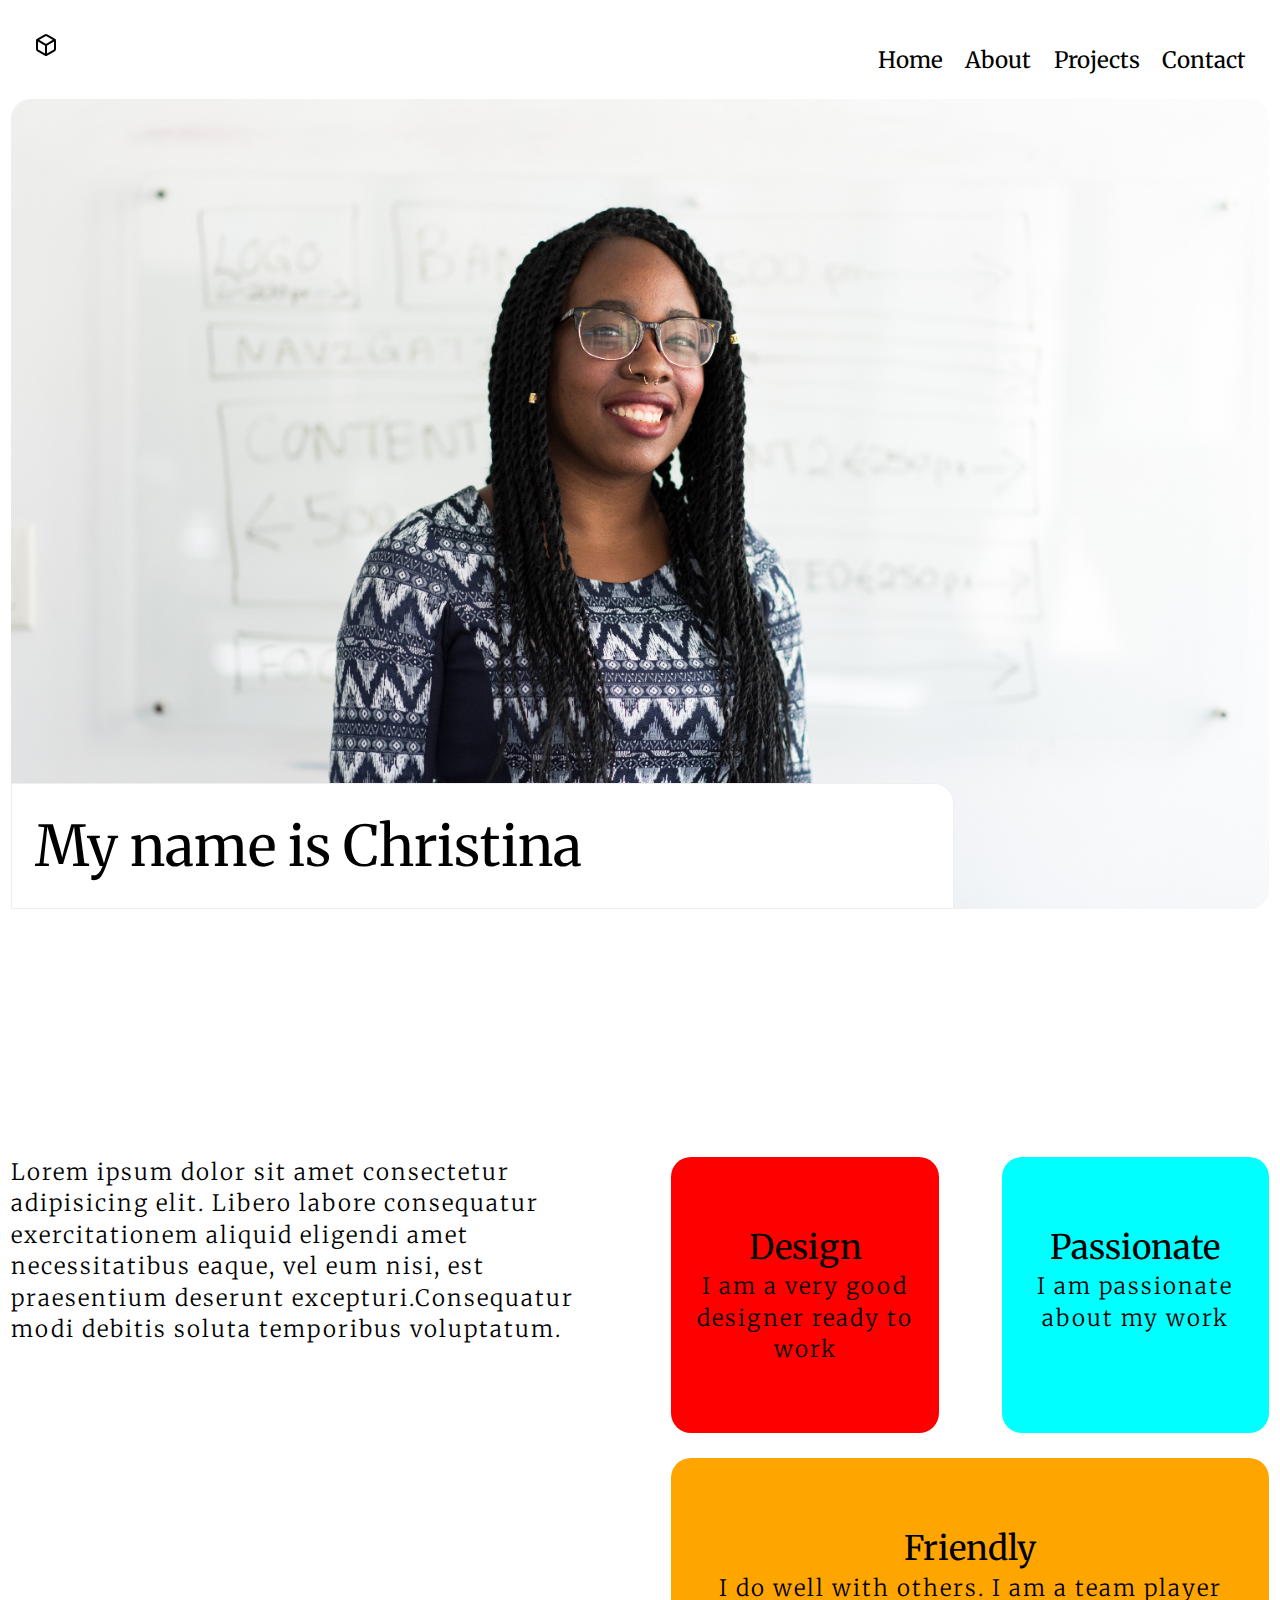
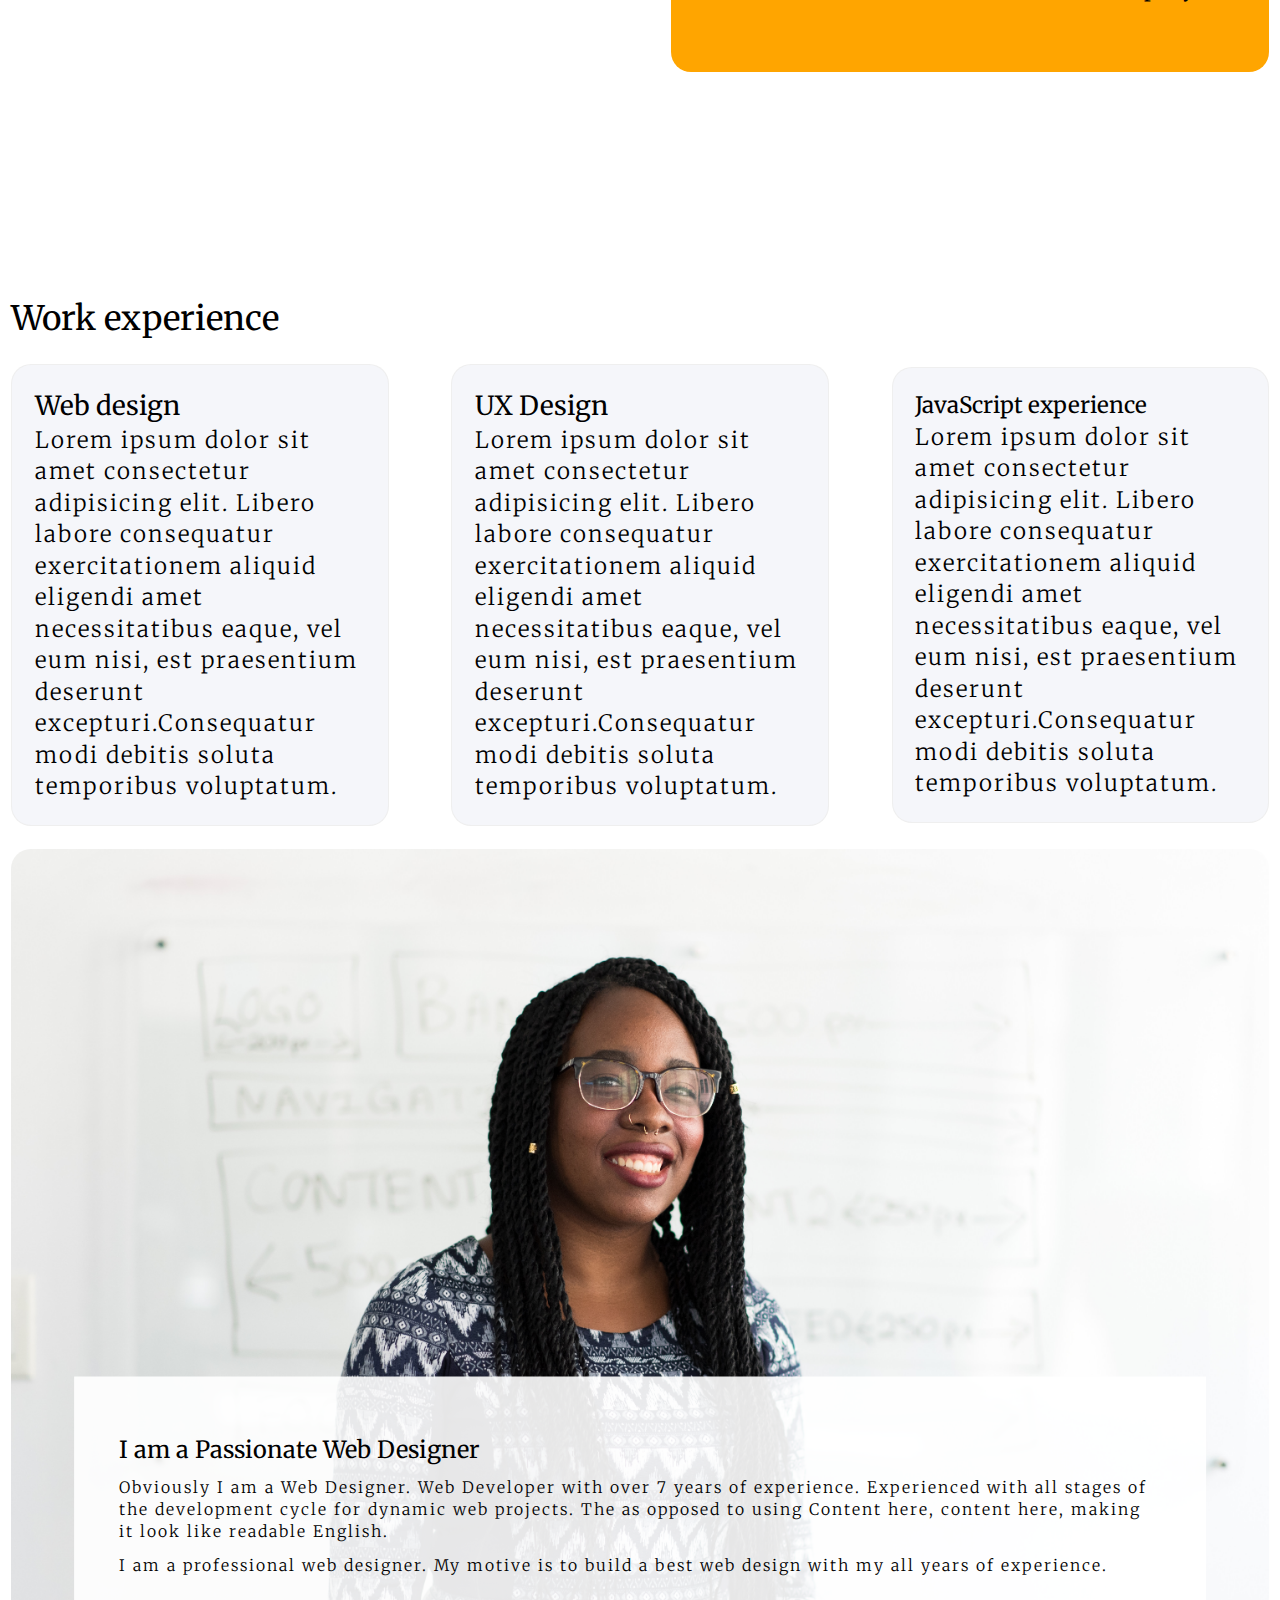
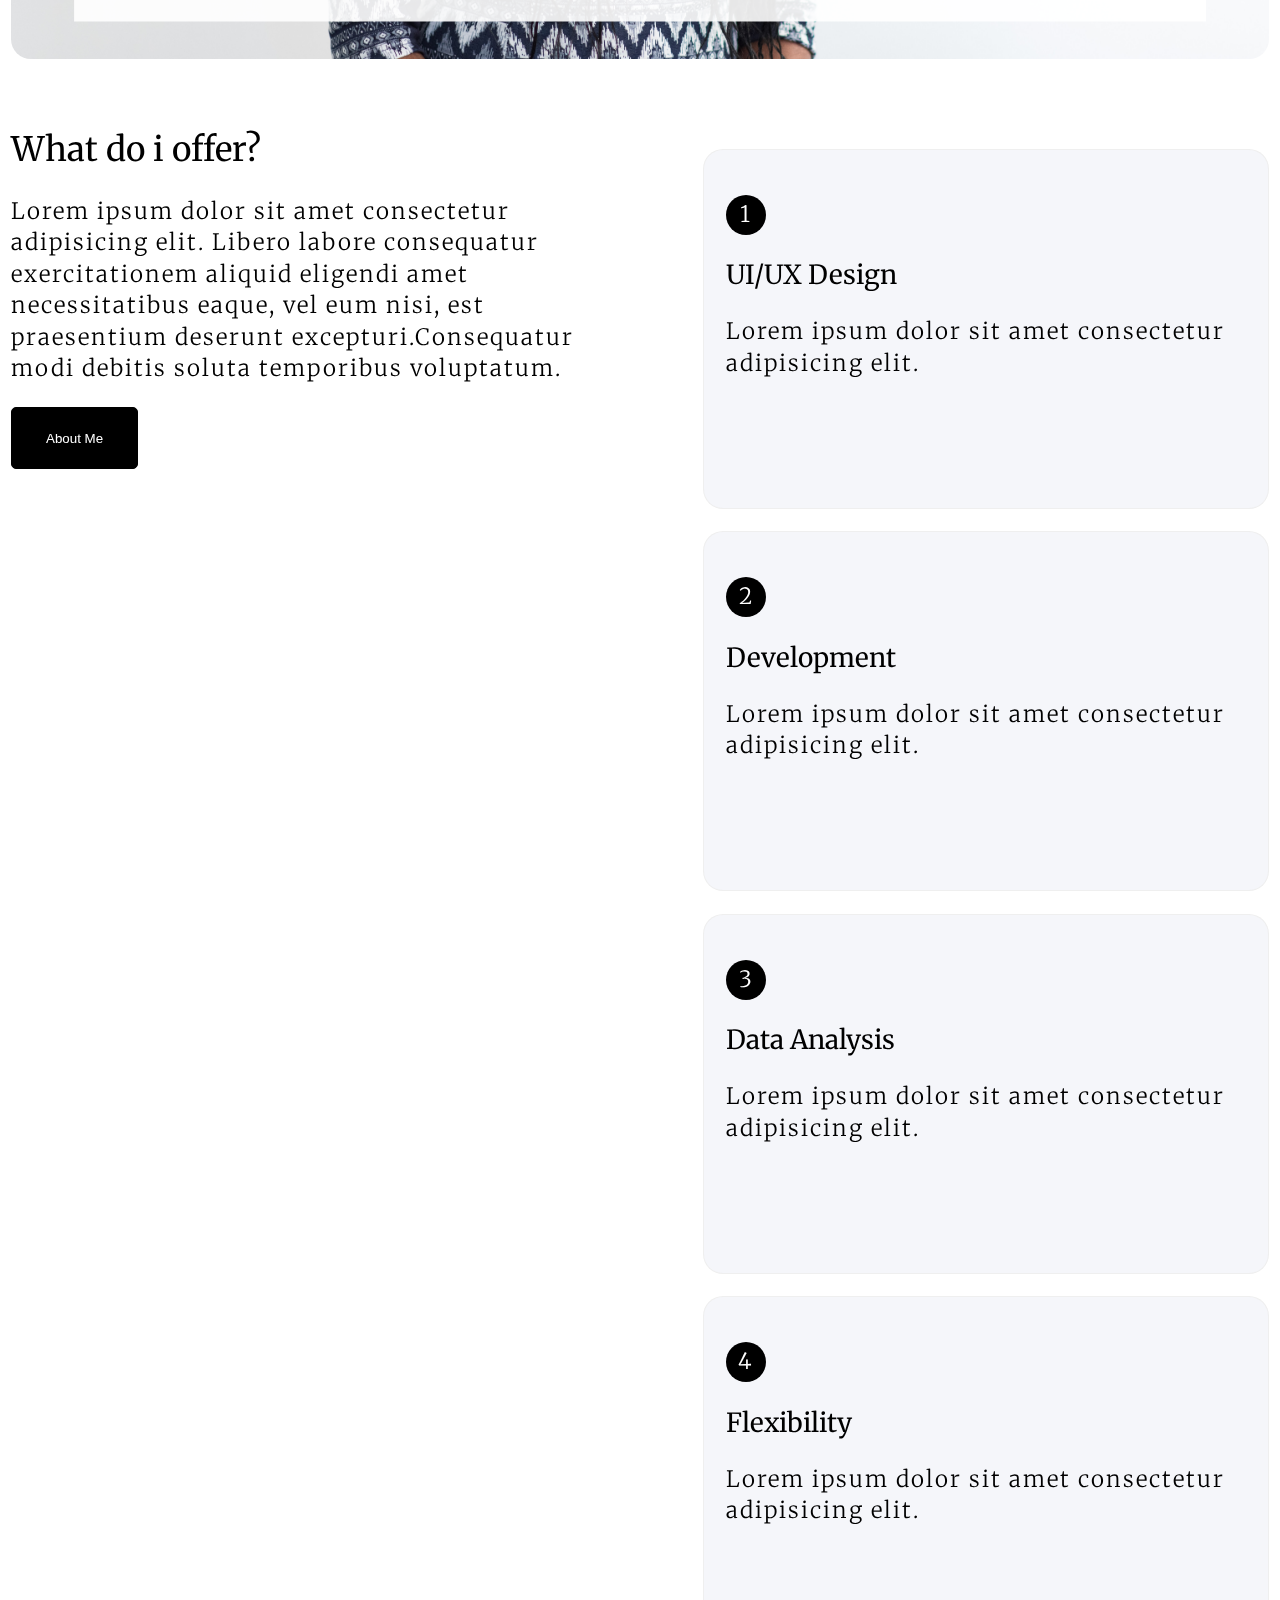
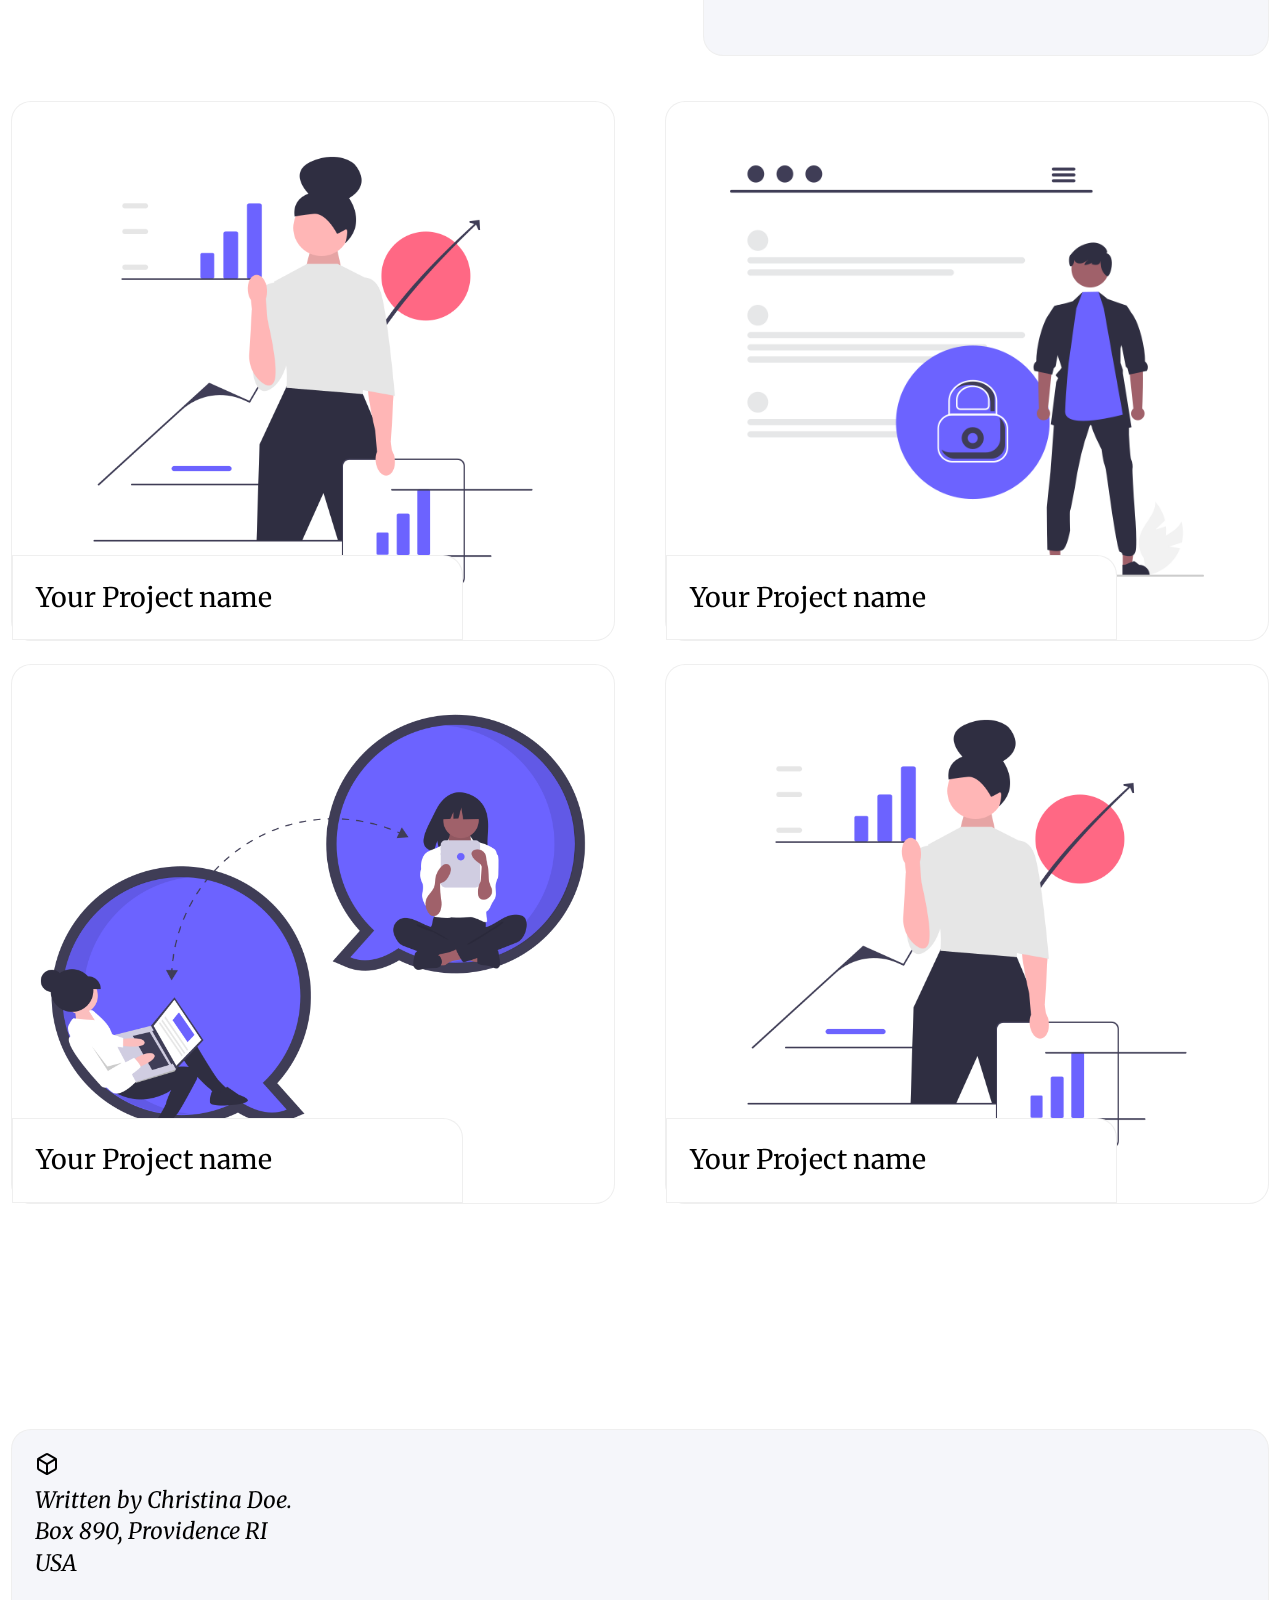
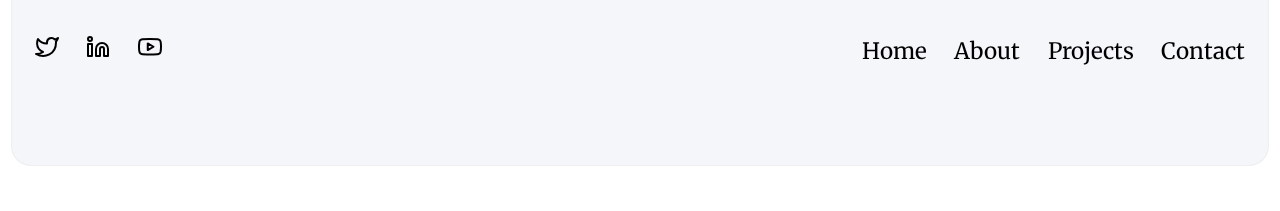
<file: index.html>
<!DOCTYPE html>
<html lang="en">

<head>
    <meta charset="UTF-8" />
    <meta name="viewport" content="width=device-width, initial-scale=1.0" />
    <link rel="stylesheet" href="./css/styles.css" />
    <meta property="og:title" content="Christina portfolio">
    <meta property="og:image" content="./public/images/favicon.ico">
    <link rel="icon" type="image/png" href="./public/images/favicon.ico">
    <!-- Google Fonts Start -->
    <link rel="preconnect" href="https://fonts.googleapis.com">
    <link rel="preconnect" href="https://fonts.gstatic.com" crossorigin>
    <link href="https://fonts.googleapis.com/css2?family=Merriweather:wght@300;400&display=swap" rel="stylesheet">
    <!-- Google Fonts End -->
    <title>Home Page</title>
</head>

<body>
    <div class="container">
        <nav class="row main-nav">
            <a href="./index.html" class="brand-name">
                <img src="./public/images/box.svg" alt="brand name logo">
            </a>
            <button role="button" aria-expanded="false" id="nav-toggler" class="menu-button">
                <div class="line line-1"></div>
                <div class="line line-2"></div>
            </button>

            <div class="drawer break box-shadow-1">
                <ul class="list-no-style">
                    <li><a href="./index.html">Home</a></li>
                    <li><a href="./about.html">About</a></li>
                    <li><a href="./projects.html">Projects</a></li>
                    <li><a href="./contact.html">Contact</a></li>
                </ul>

                <div>
                    <address>
                        Written by <a href="mailto:christina@example.com">Christina Doe</a>.<br />
                        Box 890, Providence RI<br />
                        USA
                    </address>


                    <div class="social-wrapper">
                        <a href="#">
                            <img src="./public/images/twitter.svg" alt="twitter icon" />
                        </a>

                        <a href="#">
                            <img src="./public/images/linkedin.svg" alt="linkedin icon" />
                        </a>
                        <a href="#">
                            <img src="./public/images/youtube.svg" alt="youtube icon" />
                        </a>
                    </div>
                </div>

            </div>
        </nav>

        <header class="banner" role="banner">
            <div class="position-to-bottom-left">
                <h1>My name is Christina</h1>
            </div>
        </header>

        <main>
            <section class="grid grid-style-one section-1">
                <div class="pt-none">
                    <p>
                        Lorem ipsum dolor sit amet consectetur adipisicing elit. Libero
                        labore consequatur exercitationem aliquid eligendi amet
                        necessitatibus eaque, vel eum nisi, est praesentium deserunt
                        excepturi.Consequatur modi debitis soluta temporibus voluptatum.
                    </p>
                </div>

                <div>
                    <h2>Design</h2>
                    <p>I am a very good designer ready to work</p>
                </div>

                <div>
                    <h2>Passionate</h2>
                    <p>I am passionate about my work</p>
                </div>
                <div>
                    <h2>Friendly</h2>
                    <p>I do well with others. I am a team player</p>
                </div>
            </section>

            <section>
                <h2>Work experience</h2>

                <div class="row">
                    <div class="tile">
                        <h3>Web design</h3>
                        <p>
                            Lorem ipsum dolor sit amet consectetur adipisicing elit. Libero
                            labore consequatur exercitationem aliquid eligendi amet
                            necessitatibus eaque, vel eum nisi, est praesentium deserunt
                            excepturi.Consequatur modi debitis soluta temporibus voluptatum.
                        </p>
                    </div>
                    <div class="tile">
                        <h3>UX Design</h3>
                        <p>
                            Lorem ipsum dolor sit amet consectetur adipisicing elit. Libero
                            labore consequatur exercitationem aliquid eligendi amet
                            necessitatibus eaque, vel eum nisi, est praesentium deserunt
                            excepturi.Consequatur modi debitis soluta temporibus voluptatum.
                        </p>
                    </div>
                    <div class="tile">
                        <h4>JavaScript experience</h4>
                        <p>
                            Lorem ipsum dolor sit amet consectetur adipisicing elit. Libero
                            labore consequatur exercitationem aliquid eligendi amet
                            necessitatibus eaque, vel eum nisi, est praesentium deserunt
                            excepturi.Consequatur modi debitis soluta temporibus voluptatum.
                        </p>
                    </div>
                </div>
            </section>

            <!-- Banner with an image -->
            <section class="banner banner-small">
                <div class="banner-centered center-bottom">
                    <h2>I am a Passionate Web Designer</h2>
                    <p>Obviously I am a Web Designer. Web Developer with over 7 years of experience.
                        Experienced with all stages of the development cycle for dynamic web projects.
                        The as opposed to using Content here, content here, making it look like readable English.</p>

                    <p>I am a professional web designer. My motive is to build a best web design with my all years of
                        experience.</p>
                </div>
            </section>
            <section class="row section-vh-100 home-section-3 section-3">
                <div class="sticky col-45">
                    <h2>What do i offer?</h2>
                    <p>
                        Lorem ipsum dolor sit amet consectetur adipisicing elit. Libero
                        labore consequatur exercitationem aliquid eligendi amet
                        necessitatibus eaque, vel eum nisi, est praesentium deserunt
                        excepturi.Consequatur modi debitis soluta temporibus voluptatum.
                    </p>

                    <button class="button">About Me</button>
                </div>

                <div class="col-45">
                    <div class="tile">
                        <p class="icon">
                            <span class="center">1</span>
                        </p>
                        <h3>UI/UX Design</h3>
                        <p>Lorem ipsum dolor sit amet consectetur adipisicing elit.</p>
                    </div>
                    <div class="tile">
                        <p class="icon">
                            <span class="center">2</span>
                        </p>
                        <h3>Development</h3>
                        <p>Lorem ipsum dolor sit amet consectetur adipisicing elit.</p>
                    </div>
                    <div class="tile">
                        <p class="icon">
                            <span class="center">3</span>
                        </p>
                        <h3>Data Analysis</h3>
                        <p>Lorem ipsum dolor sit amet consectetur adipisicing elit.</p>
                    </div>
                    <div class="tile">
                        <p class="icon">
                            <span class="center">4</span>
                        </p>
                        <h3>Flexibility</h3>
                        <p>Lorem ipsum dolor sit amet consectetur adipisicing elit.</p>
                    </div>
                </div>
            </section>
            <section class="grid-style-two section-4">
                <div class="tile tile-vh-60 project-banner-1">
                    <!-- Project link goes here -->
                    <a href="">
                        <div class="position-to-bottom-left ">
                            <h2>Your Project name</h2>
                        </div>

                    </a>
                </div>
                <div class="tile tile-vh-60 project-banner-2">
                    <!-- Project link goes here -->
                    <a href="">
                        <div class="position-to-bottom-left ">
                            <h2>Your Project name</h2>
                        </div>

                    </a>
                </div>
                <div class="tile tile-vh-60 project-banner-3">
                    <!-- Project link goes here -->
                    <a href="">
                        <div class="position-to-bottom-left ">
                            <h2>Your Project name</h2>
                        </div>

                    </a>
                </div>
                <div class="tile tile-vh-60 project-banner-1">
                    <!-- Project link goes here -->
                    <a href="">
                        <div class="position-to-bottom-left ">
                            <h2>Your Project name</h2>
                        </div>

                    </a>
                </div>

            </section>
        </main>
        <footer class="tile">
            <a class="brand-name" href="#">
                <img src="./public/images/box.svg" alt="brand name logo">
            </a>
            <address>
                Written by <a href="mailto:christina@example.com">Christina Doe</a>.<br />
                Box 890, Providence RI<br />
                USA
            </address>

            <div class="row">
                <div class="social-wrapper">
                    <a href="#">
                        <img src="./public/images/twitter.svg" alt="twitter icon" />
                    </a>

                    <a href="#">
                        <img src="./public/images/linkedin.svg" alt="linkedin icon" />
                    </a>
                    <a href="#">
                        <img src="./public/images/youtube.svg" alt="youtube icon" />
                    </a>
                </div>

                <nav>
                    <a href="./index.html">Home</a>
                    <a href="./about.html">About</a>
                    <a href="./projects.html">Projects</a>
                    <a href="./contact.html">Contact</a>
                </nav>
            </div>


        </footer>
        <div class="white-space"></div>
    </div>
    <script src="./src/nav-button.js"></script>
</body>

</html>
</file>
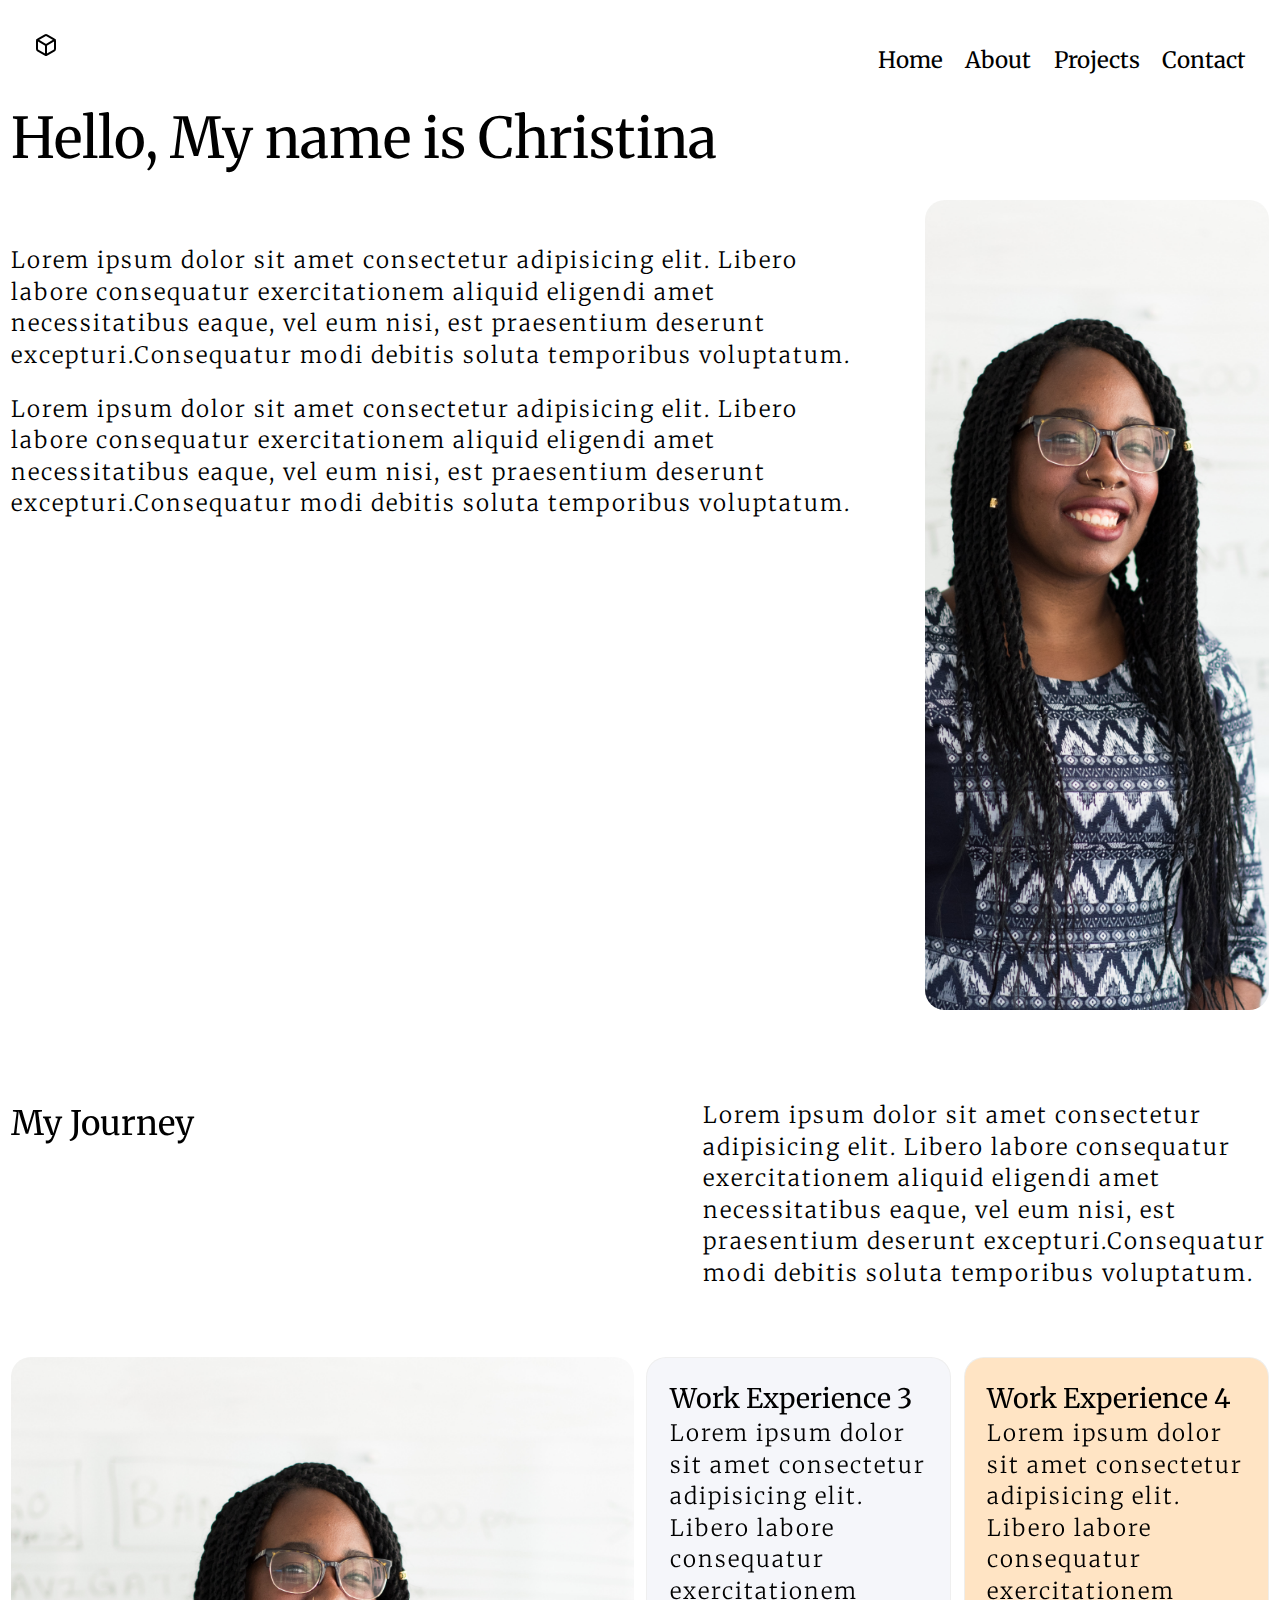
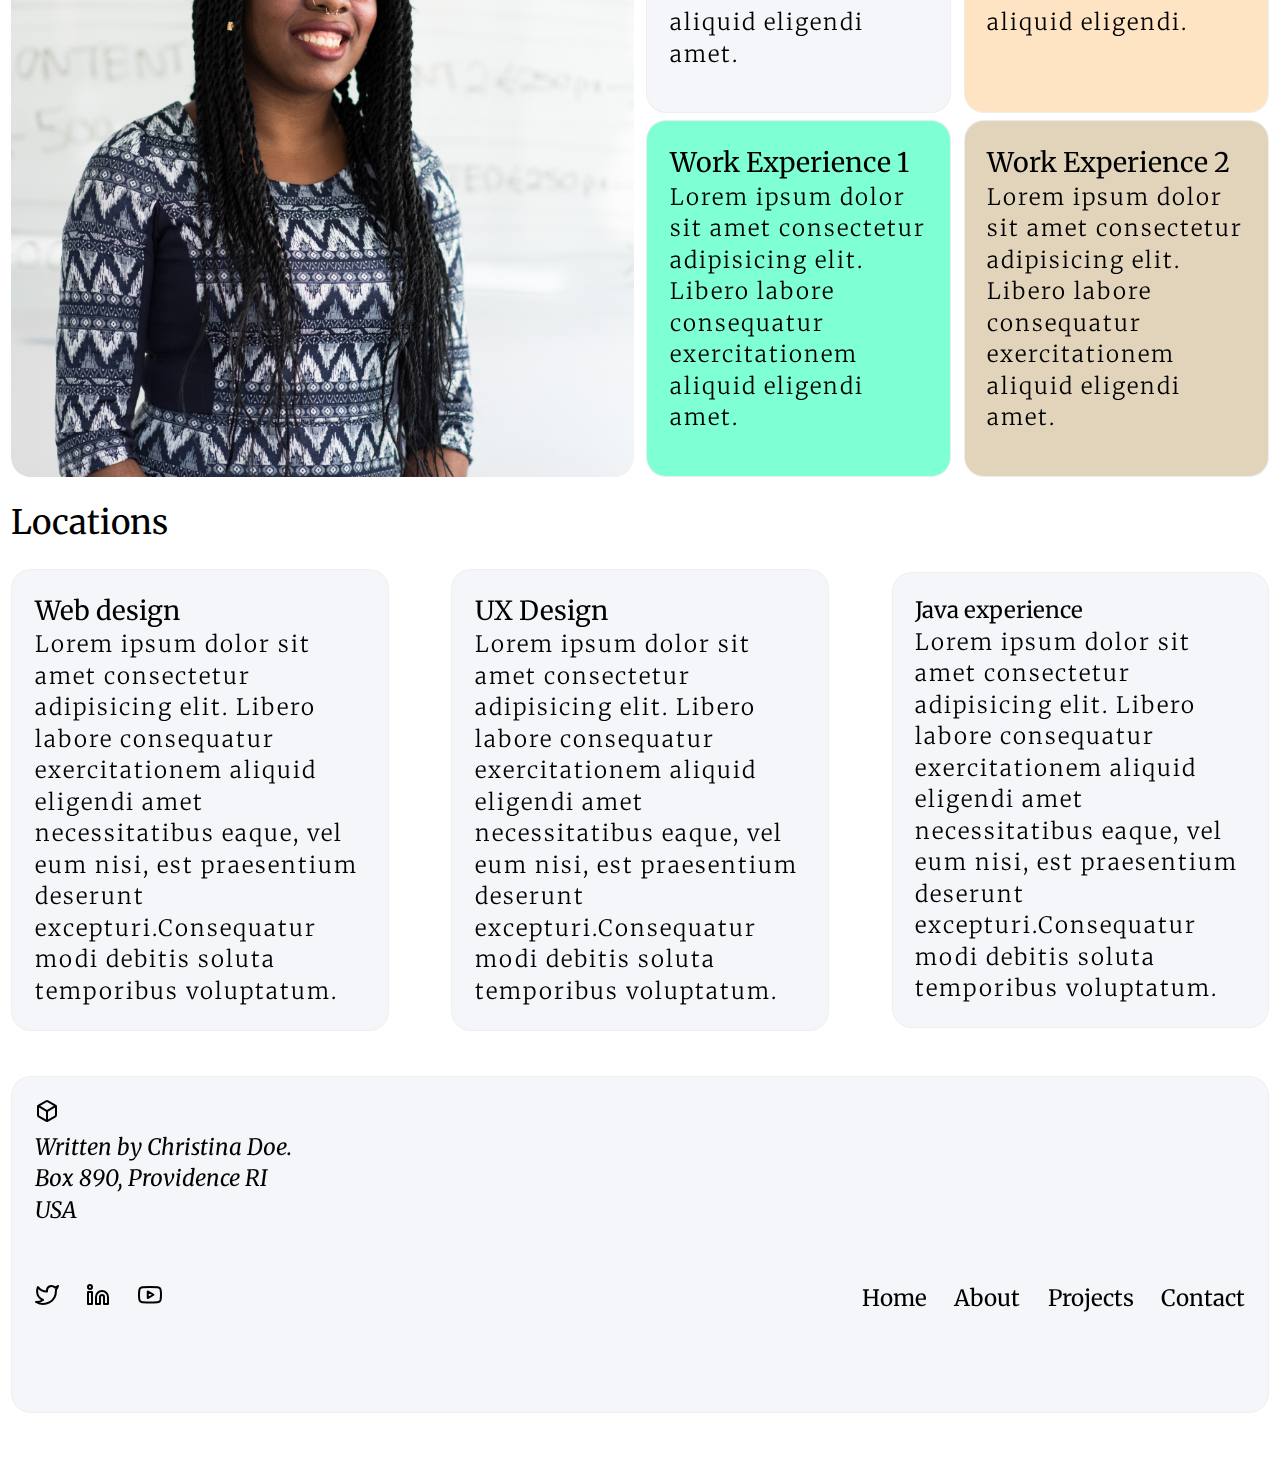
<file: about.html>
<!DOCTYPE html>
<html lang="en">

<head>
    <meta charset="UTF-8" />
    <meta name="viewport" content="width=device-width, initial-scale=1.0" />
    <meta property="og:title" content="Christina portfolio">
    <meta property="og:image" content="./public/images/favicon.ico">
    <link rel="icon" type="image/png" href="./public/images/favicon.ico">
    <!-- Google Fonts Start -->
    <link rel="preconnect" href="https://fonts.googleapis.com">
    <link rel="preconnect" href="https://fonts.gstatic.com" crossorigin>
    <link href="https://fonts.googleapis.com/css2?family=Merriweather:wght@300;400&display=swap" rel="stylesheet">
    <!-- Google Fonts End -->
    <link rel="stylesheet" href="./css/styles.css" />
    <title>About Page</title>
</head>

<body>
    <div class="container">
        <nav class="row main-nav">
            <a href="./index.html" class="brand-name">
                <img src="./public/images/box.svg" alt="brand name logo">
            </a>
            <button id="nav-toggler" class="menu-button">
                <div class="line line-1"></div>
                <div class="line line-2"></div>
            </button>

            <div class="drawer break box-shadow-1">
                <ul class="list-no-style">
                    <li><a href="./index.html">Home</a></li>
                    <li><a href="./about.html">About</a></li>
                    <li><a href="./projects.html">Projects</a></li>
                    <li><a href="./contact.html">Contact</a></li>
                </ul>

                <div>
                    <address>
                        Written by <a href="mailto:christina@example.com">Christina Doe</a>.<br />
                        Box 890, Providence RI<br />
                        USA
                    </address>


                    <div class="social-wrapper">
                        <a href="#">
                            <img src="./public/images/twitter.svg" alt="twitter icon" />
                        </a>

                        <a href="#">
                            <img src="./public/images/linkedin.svg" alt="linkedin icon" />
                        </a>
                        <a href="#">
                            <img src="./public/images/youtube.svg" alt="youtube icon" />
                        </a>
                    </div>
                </div>

            </div>
        </nav>


        <header class="about-header">
            <h1>Hello, My name is Christina</h1>
            <div class="row">
                <div class="align-self-start">
                    
                    <p>
                        Lorem ipsum dolor sit amet consectetur adipisicing elit. Libero
                        labore consequatur exercitationem aliquid eligendi amet
                        necessitatibus eaque, vel eum nisi, est praesentium deserunt
                        excepturi.Consequatur modi debitis soluta temporibus voluptatum.
                    </p>
                    <p>
                        Lorem ipsum dolor sit amet consectetur adipisicing elit. Libero
                        labore consequatur exercitationem aliquid eligendi amet
                        necessitatibus eaque, vel eum nisi, est praesentium deserunt
                        excepturi.Consequatur modi debitis soluta temporibus voluptatum.
                    </p>
    
                </div>
                <div class="banner"></div>


            </div>
        </header>

        <main>
            <section class="about-section-1 row  section-3">
                <div class="sticky col-45">
                    <h2>My Journey</h2>
                </div>

                <div class="col-45">
                    <p>
                        Lorem ipsum dolor sit amet consectetur adipisicing elit. Libero
                        labore consequatur exercitationem aliquid eligendi amet
                        necessitatibus eaque, vel eum nisi, est praesentium deserunt
                        excepturi.Consequatur modi debitis soluta temporibus voluptatum.
                    </p>
                </div>
            </section>

            <section class="grid-style-three">
                <div class="banner"></div>
                <article class="tile">
                    <h2>Work Experience 1</h2>
                    <p>
                        Lorem ipsum dolor sit amet consectetur adipisicing elit. Libero
                        labore consequatur exercitationem aliquid eligendi amet.
                    </p>
                </article>
                <article class="tile">
                    <h2>Work Experience 2</h2>
                    <p>
                        Lorem ipsum dolor sit amet consectetur adipisicing elit. Libero
                        labore consequatur exercitationem aliquid eligendi amet.
                    </p>
                </article>
                <article class="tile">
                    <h2>Work Experience 3</h2>
                    <p>
                        Lorem ipsum dolor sit amet consectetur adipisicing elit. Libero
                        labore consequatur exercitationem aliquid eligendi amet.
                      
                    </p>
                </article>
                <article class="tile">
                    <h2>Work Experience 4</h2>
                    <p>
                        Lorem ipsum dolor sit amet consectetur adipisicing elit. Libero
                        labore consequatur exercitationem aliquid eligendi.
                    </p>
                </article>
            </section>
             <section class="row">
                <h2>Locations</h2>

                <div class="row">
                    <div class="tile">
                        <h3>Web design</h3>
                        <p>
                            Lorem ipsum dolor sit amet consectetur adipisicing elit. Libero
                            labore consequatur exercitationem aliquid eligendi amet
                            necessitatibus eaque, vel eum nisi, est praesentium deserunt
                            excepturi.Consequatur modi debitis soluta temporibus voluptatum.
                        </p>
                    </div>
                    <div class="tile">
                        <h3>UX Design</h3>
                        <p>
                            Lorem ipsum dolor sit amet consectetur adipisicing elit. Libero
                            labore consequatur exercitationem aliquid eligendi amet
                            necessitatibus eaque, vel eum nisi, est praesentium deserunt
                            excepturi.Consequatur modi debitis soluta temporibus voluptatum.
                        </p>
                    </div>
                    
                   
                    <div class="tile">
                        <h4>Java experience</h4>
                        <p>
                            Lorem ipsum dolor sit amet consectetur adipisicing elit. Libero
                            labore consequatur exercitationem aliquid eligendi amet
                            necessitatibus eaque, vel eum nisi, est praesentium deserunt
                            excepturi.Consequatur modi debitis soluta temporibus voluptatum.
                        </p>
                    </div>
                </div>
            </section>
          
        </main>
        <footer class="tile">
            <a class="brand-name" href="#">
                <img src="./public/images/box.svg" alt="brand name logo">
            </a>
            <address>
                Written by <a href="mailto:christina@example.com">Christina Doe</a>.<br />
                Box 890, Providence RI<br />
                USA
            </address>

            <div class="row">
                <div class="social-wrapper">
                    <a href="#">
                        <img src="./public/images/twitter.svg" alt="twitter icon" />
                    </a>

                    <a href="#">
                        <img src="./public/images/linkedin.svg" alt="linkedin icon" />
                    </a>
                    <a href="#">
                        <img src="./public/images/youtube.svg" alt="youtube icon" />
                    </a>
                </div>

                <nav>
                    <a href="./index.html">Home</a>
                    <a href="./about.html">About</a>
                    <a href="./projects.html">Projects</a>
                    <a href="./contact.html">Contact</a>
                </nav>
            </div>


        </footer>
        <div class="white-space"></div>
    </div>
    <script src="./src/nav-button.js"></script>
</body>

</html>
</file>
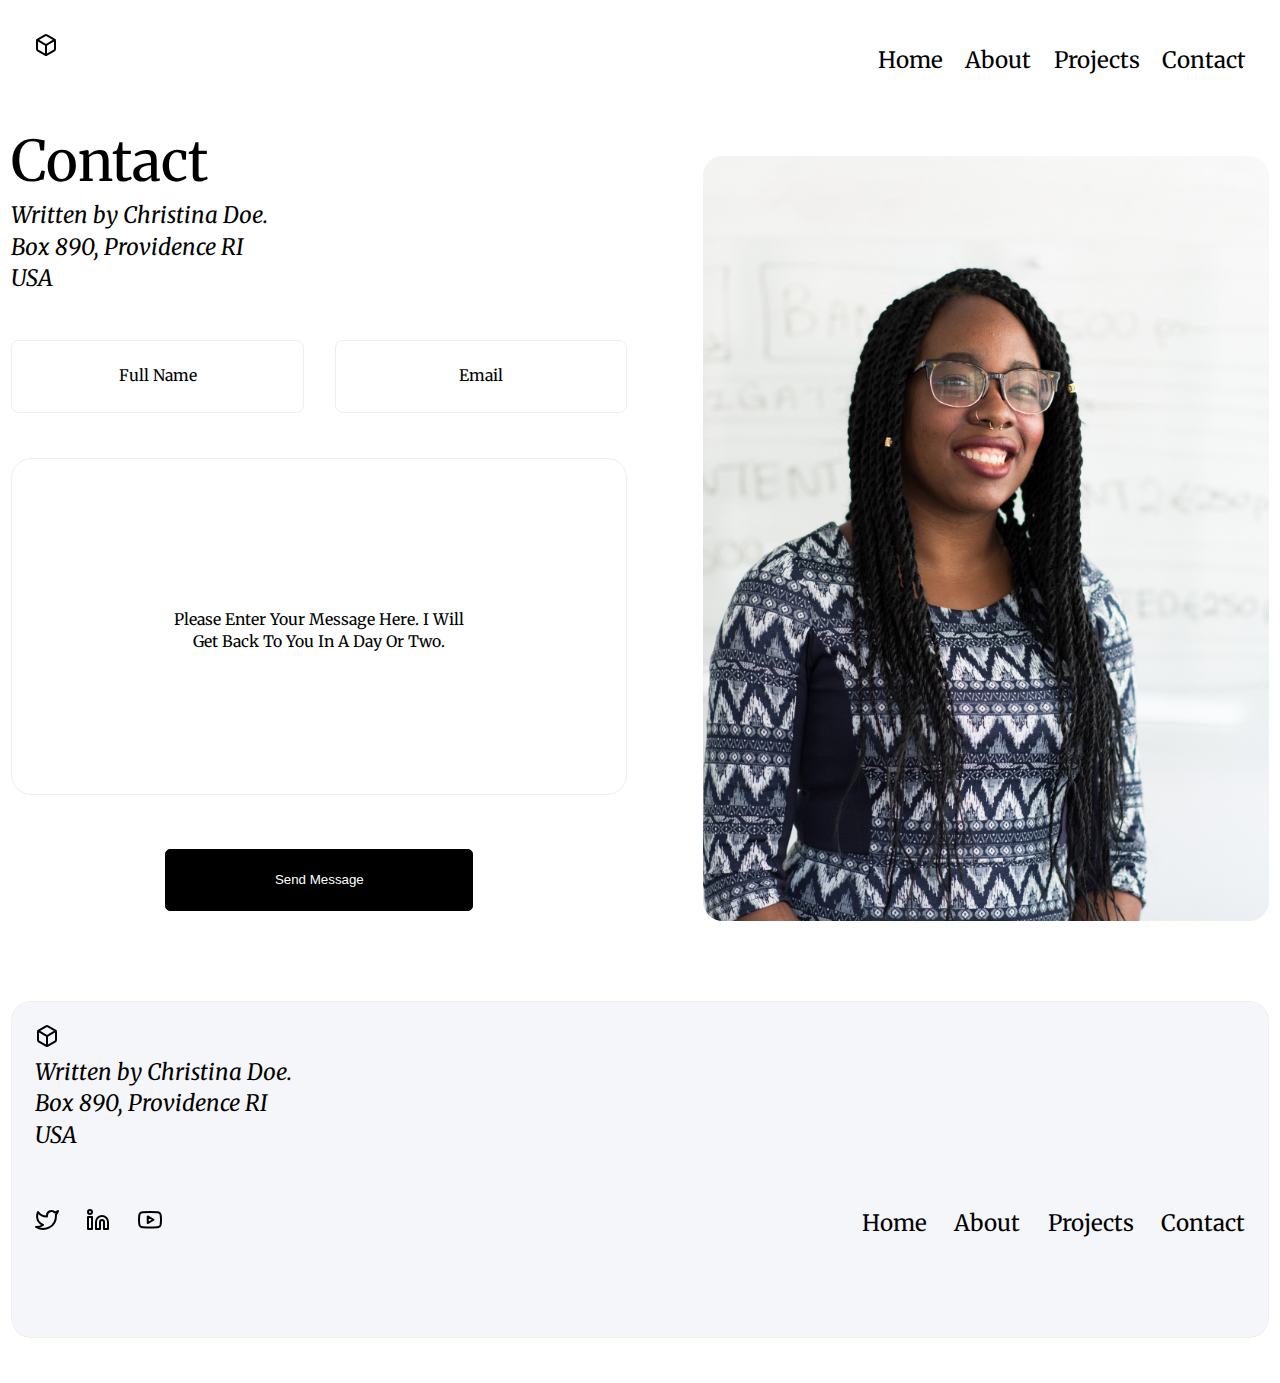
<file: contact.html>
<!DOCTYPE html>
<html lang="en">

<head>
    <meta charset="UTF-8" />
    <meta name="viewport" content="width=device-width, initial-scale=1.0" />
    <meta property="og:title" content="Christina portfolio">
    <meta property="og:image" content="./public/images/favicon.ico">
    <link rel="icon" type="image/png" href="./public/images/favicon.ico">
    <!-- Google Fonts Start -->
    <link rel="preconnect" href="https://fonts.googleapis.com">
    <link rel="preconnect" href="https://fonts.gstatic.com" crossorigin>
    <link href="https://fonts.googleapis.com/css2?family=Merriweather:wght@300;400&display=swap" rel="stylesheet">
    <!-- Google Fonts End -->
    <link rel="stylesheet" href="./css/styles.css" />

    <title>Contact Page</title>
</head>

<body>
    <div class="container">
        <nav class="row main-nav">
            <a href="./index.html" class="brand-name">
                <img src="./public/images/box.svg" alt="brand name logo">
            </a>
            <button id="nav-toggler" class="menu-button">
                <div class="line line-1"></div>
                <div class="line line-2"></div>
            </button>

            <div class="drawer break box-shadow-1">
                <ul class="list-no-style">
                    <li><a href="./index.html">Home</a></li>
                    <li><a href="./about.html">About</a></li>
                    <li><a href="./projects.html">Projects</a></li>
                    <li><a href="./contact.html">Contact</a></li>
                </ul>

                <div>
                    <address>
                        Written by <a href="mailto:christina@example.com">Christina Doe</a>.<br />
                        Box 890, Providence RI<br />
                        USA
                    </address>


                    <div class="social-wrapper">
                        <a href="#">
                            <img src="/public/images/twitter.svg" alt="twitter icon" />
                        </a>

                        <a href="#">
                            <img src="/public/images/linkedin.svg" alt="linkedin icon" />
                        </a>
                        <a href="#">
                            <img src="/public/images/youtube.svg" alt="youtube icon" />
                        </a>
                    </div>
                </div>

            </div>
        </nav>


        <main>
            <section class="row">
                <div class="col-49">
                    <h1>Contact</h1>
                    <address>
                        Written by <a href="mailto:christina@example.com">Christina Doe</a>.<br />
                        Box 890, Providence RI<br />
                        USA
                    </address>
                    <form class="contact-form" action="#">
                        <div class="row">
                            <div class="form-group col-49">
                                <input type="text" placeholder="" id="name" required>
                                <label class="pos-absolute" for="name">
                                    full name
                                </label>
                            </div>
                            <div class="form-group col-49">
                                <input type="text" placeholder="" id="email" required>
                                <label class="pos-absolute" for="email">
                                    Email
                                </label>
                            </div>

                        </div>
                        <div class="form-group">
                            <textarea name="message" id="message" cols="30" rows="10" required></textarea>
                            <label class="pos-absolute" for="message">
                               Please enter your message here. I will get back to you
                               in a day or two.
                            </label>
                        </div>
                        
                            <button class="button">Send Message</button>
                        
                        
                    </form>
                </div>

                <!-- Banner with an image -->
                <div class="banner banner-vh-85 col-45">

                </div>
            </section>

            <!-- If you have multiple locations. Just uncomment the following rows. You can also duplicate the rows if needed. -->
            <!-- <section class="row">
                <h2>Locations</h2>

                <div class="row">
                    <div class="tile">
                        <h3>Web design</h3>
                        <p>
                            Lorem ipsum dolor sit amet consectetur adipisicing elit. Libero
                            labore consequatur exercitationem aliquid eligendi amet
                            necessitatibus eaque, vel eum nisi, est praesentium deserunt
                            excepturi.Consequatur modi debitis soluta temporibus voluptatum.
                        </p>
                    </div>
                    <div class="tile">
                        <h3>UX Design</h3>
                        <p>
                            Lorem ipsum dolor sit amet consectetur adipisicing elit. Libero
                            labore consequatur exercitationem aliquid eligendi amet
                            necessitatibus eaque, vel eum nisi, est praesentium deserunt
                            excepturi.Consequatur modi debitis soluta temporibus voluptatum.
                        </p>
                    </div>
                    
                   
                    <div class="tile">
                        <h4>Java experience</h4>
                        <p>
                            Lorem ipsum dolor sit amet consectetur adipisicing elit. Libero
                            labore consequatur exercitationem aliquid eligendi amet
                            necessitatibus eaque, vel eum nisi, est praesentium deserunt
                            excepturi.Consequatur modi debitis soluta temporibus voluptatum.
                        </p>
                    </div>
                </div>
            </section>

            <section class="row">
             

                <div class="row">
                    <div class="tile">
                        <h3>Web design</h3>
                        <p>
                            Lorem ipsum dolor sit amet consectetur adipisicing elit. Libero
                            labore consequatur exercitationem aliquid eligendi amet
                            necessitatibus eaque, vel eum nisi, est praesentium deserunt
                            excepturi.Consequatur modi debitis soluta temporibus voluptatum.
                        </p>
                    </div>
                    <div class="tile">
                        <h3>UX Design</h3>
                        <p>
                            Lorem ipsum dolor sit amet consectetur adipisicing elit. Libero
                            labore consequatur exercitationem aliquid eligendi amet
                            necessitatibus eaque, vel eum nisi, est praesentium deserunt
                            excepturi.Consequatur modi debitis soluta temporibus voluptatum.
                        </p>
                    </div>
                    
                   
                    <div class="tile">
                        <h4>Java experience</h4>
                        <p>
                            Lorem ipsum dolor sit amet consectetur adipisicing elit. Libero
                            labore consequatur exercitationem aliquid eligendi amet
                            necessitatibus eaque, vel eum nisi, est praesentium deserunt
                            excepturi.Consequatur modi debitis soluta temporibus voluptatum.
                        </p>
                    </div>
                </div>
            </section> -->

        </main>
        <footer class="tile">
            <a class="brand-name" href="#">
                <img src="./public/images/box.svg" alt="brand name logo">
            </a>
            <address>
                Written by <a href="mailto:christina@example.com">Christina Doe</a>.<br />
                Box 890, Providence RI<br />
                USA
              </address>

            <div class="row">
                <div class="social-wrapper">
                    <a href="#">
                        <img src="./public/images/twitter.svg" alt="twitter icon" />
                    </a>

                    <a href="#">
                        <img src="./public/images/linkedin.svg" alt="linkedin icon" />
                    </a>
                    <a href="#">
                        <img src="./public/images/youtube.svg" alt="youtube icon" />
                    </a>
                </div>

                <nav>
                    <a href="./index.html">Home</a>
                    <a href="./about.html">About</a>
                    <a href="./projects.html">Projects</a>
                    <a href="./contact.html">Contact</a>
                </nav>
            </div>


        </footer>
        <div class="white-space"></div>
    </div>

    <script src="./src/nav-button.js"></script>
</body>

</html>
</file>
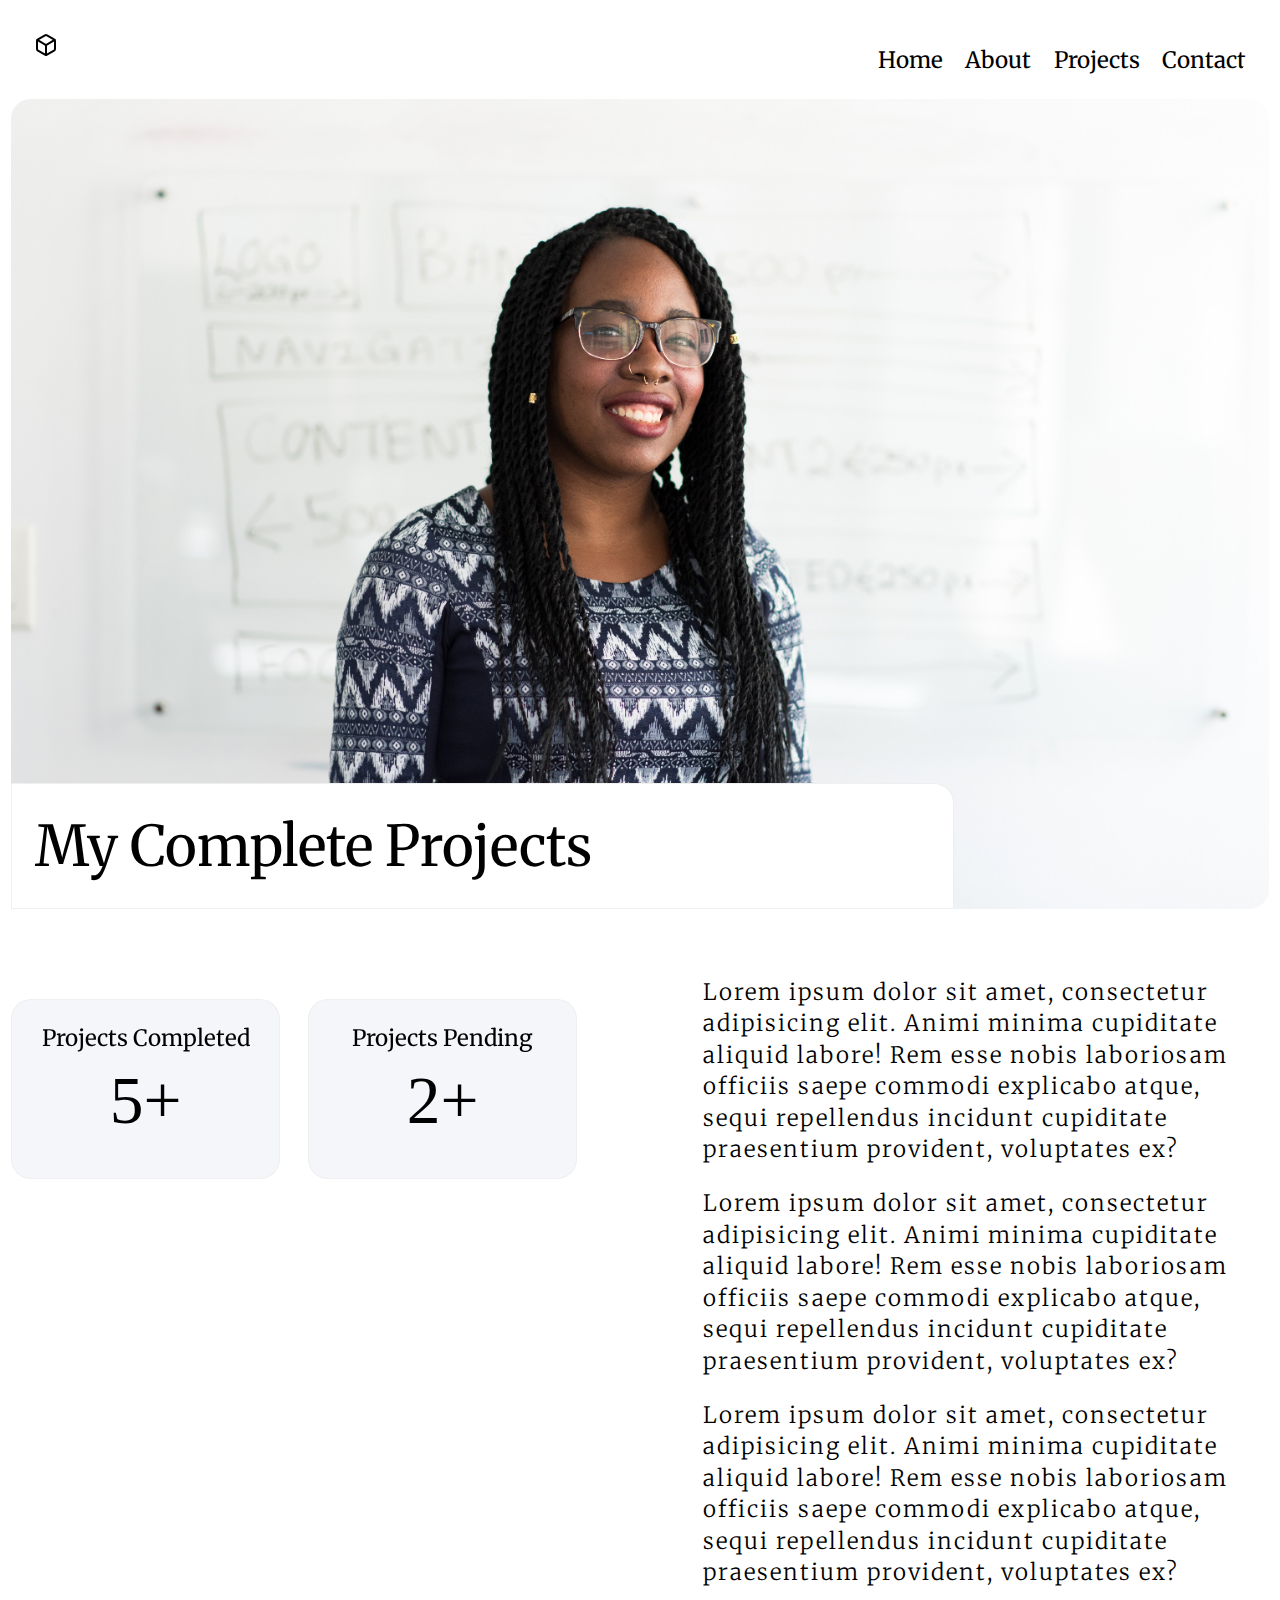
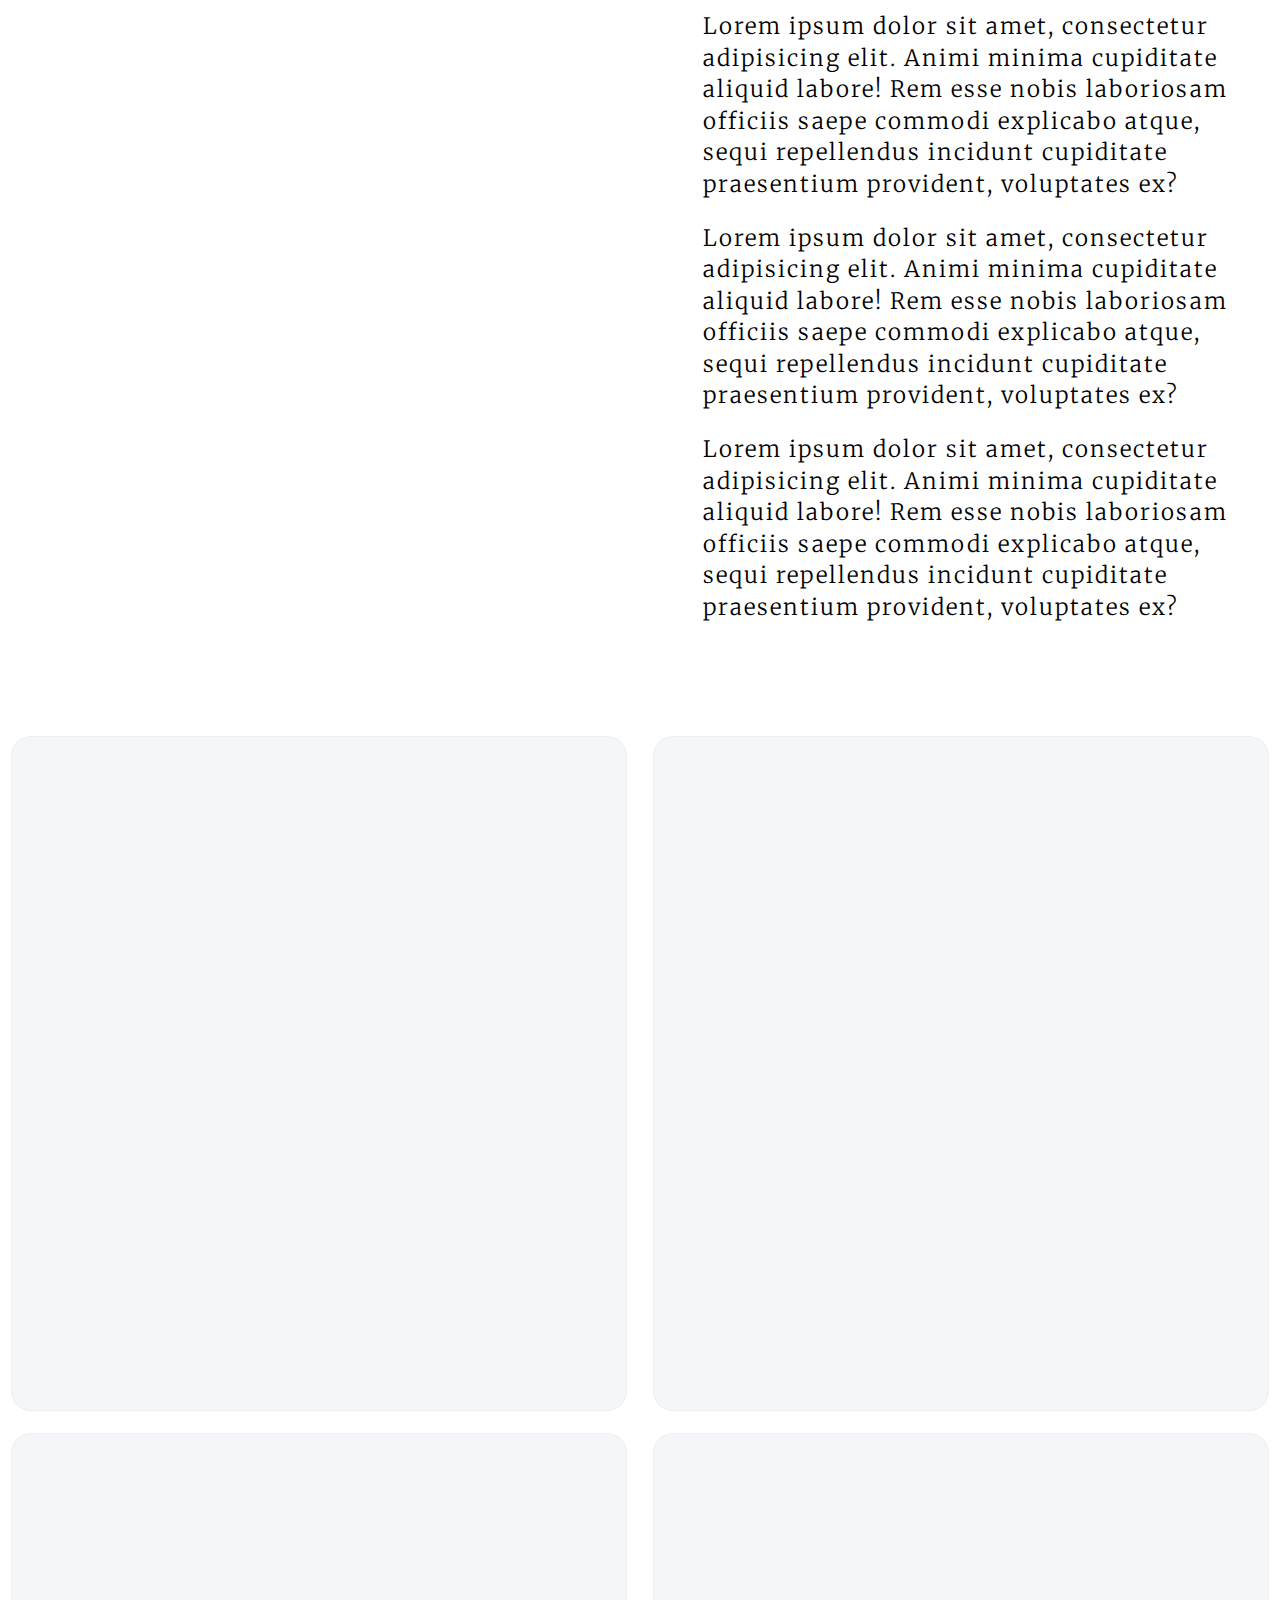
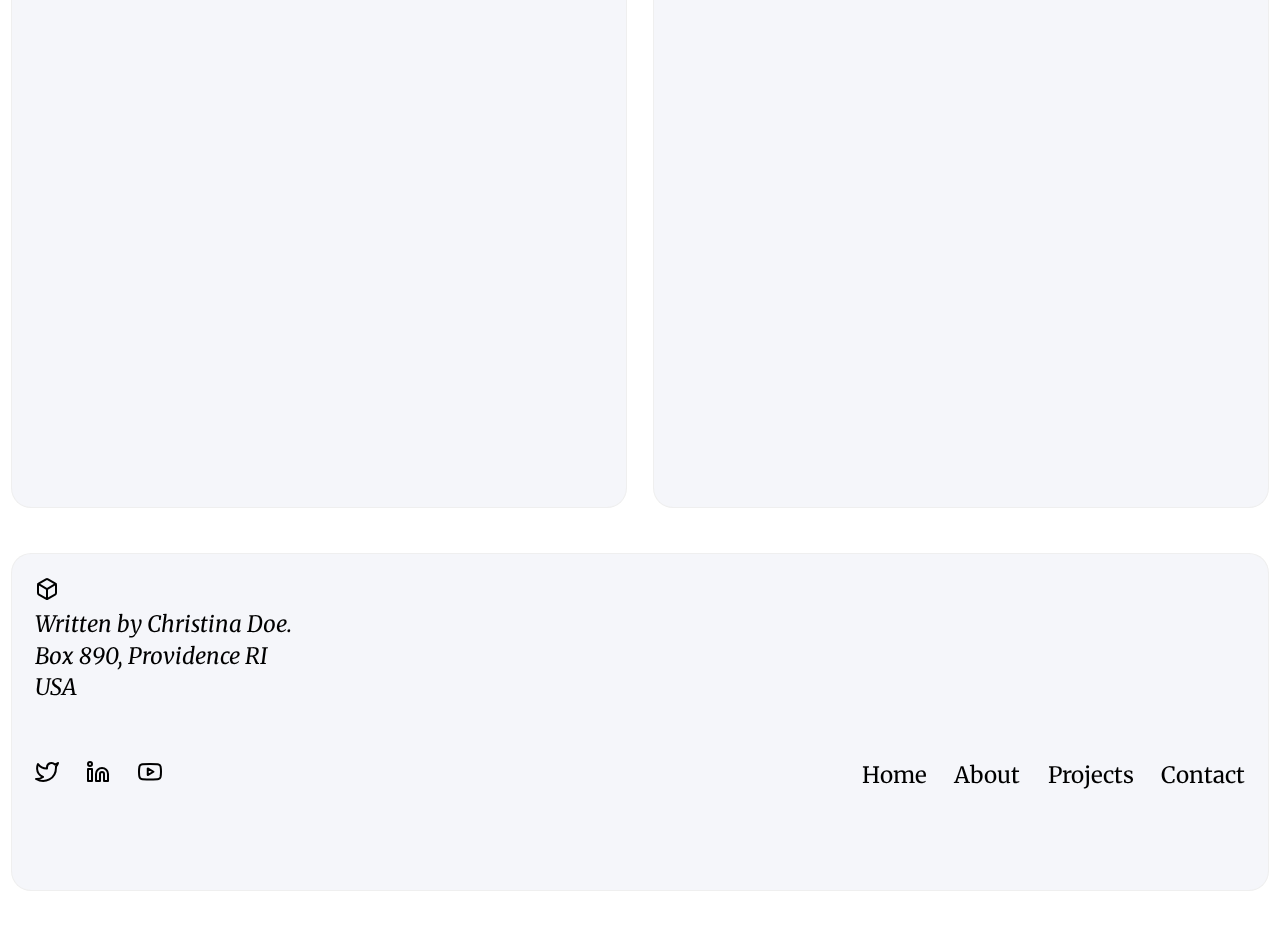
<file: projects.html>
<!DOCTYPE html>
<html lang="en">
  <head>
    <meta charset="UTF-8" />
    <meta name="viewport" content="width=device-width, initial-scale=1.0" />
    <meta property="og:title" content="Christina portfolio">
    <meta property="og:image" content="./public/images/favicon.ico">
    <link rel="icon" type="image/png" href="./public/images/favicon.ico">
    <!-- Google Fonts Start -->
    <link rel="preconnect" href="https://fonts.googleapis.com">
    <link rel="preconnect" href="https://fonts.gstatic.com" crossorigin>
    <link href="https://fonts.googleapis.com/css2?family=Merriweather:wght@300;400&display=swap" rel="stylesheet">
    <!-- Google Fonts End -->
    <link rel="stylesheet" href="./css/styles.css" />
    <title>Projects Page</title>
  </head>

  <body>
    <div class="container">
      <nav class="row main-nav">
        <a href="./index.html" class="brand-name">
            <img src="./public/images/box.svg" alt="brand name logo">
        </a>
        <button role="button" aria-expanded="false" id="nav-toggler" class="menu-button">
            <div class="line line-1"></div>
            <div class="line line-2"></div>
        </button>

        <div class="drawer break box-shadow-1">
            <ul class="list-no-style">
                <li><a href="./index.html">Home</a></li>
                <li><a href="./about.html">About</a></li>
                <li><a href="./projects.html">Projects</a></li>
                <li><a href="./contact.html">Contact</a></li>
            </ul>

            <div>
                <address>
                    Written by <a href="mailto:christina@example.com">Christina Doe</a>.<br />
                    Box 890, Providence RI<br />
                    USA
                </address>


                <div class="social-wrapper">
                    <a href="#">
                        <img src="./public/images/twitter.svg" alt="twitter icon" />
                    </a>

                    <a href="#">
                        <img src="./public/images/linkedin.svg" alt="linkedin icon" />
                    </a>
                    <a href="#">
                        <img src="./public/images/youtube.svg" alt="youtube icon" />
                    </a>
                </div>
            </div>

        </div>
    </nav>


      <header class="banner">
        <div class="position-to-bottom-left">
          <h1>My Complete Projects</h1>
        </div>
      </header>

      <main>
        <section class="details-section-1">
          <div class="row align-self-start col-45 sticky">
            <div class="tile centered-text">
              <h2>Projects Completed</h2>
              <h3>5+</h3>
            </div>
            <div class="tile centered-text">
              <h2>Projects Pending</h2>
              <h3>2+</h3>
            </div>
            
          </div>
          <div class="col-45">

            <p>
              Lorem ipsum dolor sit amet, consectetur adipisicing elit. Animi
              minima cupiditate aliquid labore! Rem esse nobis laboriosam
              officiis saepe commodi explicabo atque, sequi repellendus incidunt
              cupiditate praesentium provident, voluptates ex?
            </p>

            <p>
              Lorem ipsum dolor sit amet, consectetur adipisicing elit. Animi
              minima cupiditate aliquid labore! Rem esse nobis laboriosam
              officiis saepe commodi explicabo atque, sequi repellendus incidunt
              cupiditate praesentium provident, voluptates ex?
            </p>
            <p>
                Lorem ipsum dolor sit amet, consectetur adipisicing elit. Animi
                minima cupiditate aliquid labore! Rem esse nobis laboriosam
                officiis saepe commodi explicabo atque, sequi repellendus incidunt
                cupiditate praesentium provident, voluptates ex?
              </p>
  
              <p>
                Lorem ipsum dolor sit amet, consectetur adipisicing elit. Animi
                minima cupiditate aliquid labore! Rem esse nobis laboriosam
                officiis saepe commodi explicabo atque, sequi repellendus incidunt
                cupiditate praesentium provident, voluptates ex?
              </p>
  
              <p>
                Lorem ipsum dolor sit amet, consectetur adipisicing elit. Animi
                minima cupiditate aliquid labore! Rem esse nobis laboriosam
                officiis saepe commodi explicabo atque, sequi repellendus incidunt
                cupiditate praesentium provident, voluptates ex?
              </p>
  
              <p>
                Lorem ipsum dolor sit amet, consectetur adipisicing elit. Animi
                minima cupiditate aliquid labore! Rem esse nobis laboriosam
                officiis saepe commodi explicabo atque, sequi repellendus incidunt
                cupiditate praesentium provident, voluptates ex?
              </p>
          </div>
        </section>
        <section class="details-section-2 gallary gird-style-one">
            <div class="row">
                <div class="tile tile-vh-75 col-49 ">

                </div>
                <div class="tile tile-vh-75 col-49"></div>
                <div class="tile tile-vh-75 col-49 "></div>
                <div class="tile tile-vh-75 col-49"></div>
                
                <!-- You can add more rows here if you like. They will wrap to the next line -->
                <!-- <div class="tile tile-vh-75 col-49 "></div>
                <div class="tile tile-vh-75 col-49"></div>
                <div class="tile tile-vh-75 col-49"></div>
                <div class="tile tile-vh-75 col-49"></div> -->
            </div>
        </section>
      </main>
      <footer class="tile">
        <a class="brand-name" href="#">
            <img src="./public/images/box.svg" alt="brand name logo">
        </a>
        <address>
          Written by <a href="mailto:christina@example.com">Christina Doe</a>.<br />
          Box 890, Providence RI<br />
            USA
        </address>

        <div class="row">
            <div class="social-wrapper">
                <a href="#">
                    <img src="./public/images/twitter.svg" alt="twitter icon" />
                </a>

                <a href="#">
                    <img src="./public/images/linkedin.svg" alt="linkedin icon" />
                </a>
                <a href="#">
                    <img src="./public/images/youtube.svg" alt="youtube icon" />
                </a>
            </div>

            <nav>
              <a href="./index.html">Home</a>
              <a href="./about.html">About</a>
              <a href="./projects.html">Projects</a>
              <a href="./contact.html">Contact</a>
          </nav>
        </div>


    </footer>
      <div class="white-space"></div>
    </div>

    <script src="./src/nav-button.js"></script>
  </body>
</html>
</file>
<file: css/styles.css>
:root {
  box-sizing: border-box;
  font-size: calc(100vh / 40);
  font-family: 'Merriweather', serif;
  line-height: 1.4;
  --primary-color:#ffffff;
  --secondary-color:rgb(255, 255, 255,0.9);
}
html,
body {
  height: 100%;
  background-color: var(--primary-color,#ffffff);
  scroll-behavior: smooth;
 
  
}

* {
  padding: 0;
  margin: 0;
}

*,
*::before,
*::after {
  box-sizing: inherit;
}

h1,h2,h3,h4{
  font-weight: 400;
}
h1{
  font-size: 1rem;
}

p{
  letter-spacing: 2px;
  font-weight: 300;
  
}

.about-header p{
  margin-top: 1rem;
}

.container {
  max-width: 1400px;
  margin: 0 auto;
  padding: 0 0.5rem;
}
.row {
  display: flex;
  justify-content: space-between;
  align-items: center;
  align-content: center;
  flex-wrap: wrap;
}

.break {
  flex-basis: 100%;
}

.list-no-style {
  list-style: none;
  margin: 0;
  padding: 0;
}

.main-nav {
position: sticky;
  align-self: flex-start;
  top: 0;
  z-index: 1000;
  background-color: var(--primary-color,#ffffff);
  padding: 1em;
}

nav address{
    margin: 1rem 0;
}

.drawer{
    height: 0;
    border-bottom-left-radius: 20px;
    border-bottom-right-radius: 20px;
    overflow: hidden;
    
}

.drawer.open{
  padding: 1rem 0;
  animation: grow 300ms ease-in-out forwards;
}

@keyframes grow{
  from{
    height: 0;
  }
  to{
    height: 70vh;
  }
}

.no-flex-wrap{
    flex-wrap: nowrap;
}

.align-self-start{
    align-self: flex-start;

}

.details-section-1{
    padding: 2rem 0;
}

.details-section-1 .tile{
    margin: 1rem 0;
  min-height: 8rem;
}
.details-section-1 p{
    margin-bottom: 1rem;
   
}
.details-section-1 .tile h2{
  font-size: 1rem;
}
.details-section-1 .tile h3{
  font-size: 3rem;
  font-family: verdana;
}

.box-shadow-1{
    box-shadow: rgba(0, 0, 0, 0.05) 0px 1px 2px 0px;
}

nav ul li {
  margin-top: 1rem;
}
.menu-button{
    width: 80px;
    height: 40px;
    background-color: transparent;
    border:none;
    transform: scale(0.8);
    cursor: pointer;
   
}

.menu-button .line{
    height: 4px;
    width:60%;
    background-color: #444;
    margin: 0 auto;
    transition: transform ease-in-out .2s;

}

.menu-button.open .line-1{
    transform: translate(0px, 1px) rotate(45deg);
}

.menu-button.open .line-2{
    margin-top: 0.5em;
    transform: translate(0px, -7px) rotate(319deg);
   

}

a {
  outline: none;
  text-decoration: none;
  transition: color 300ms ease-in-out;
}

a:link,a:visited,a:focus {
  color: #000;
}



a:hover,a:active {
  color:#445069;
}



h1 {
  font-size: 2.5rem;
}



header div {
  background-color: var(--primary-color,#ffffff);
  border-top-right-radius: 20px;
  text-align: left;
  padding: 1em 0;
}

main{
    margin-bottom: 2rem;
}

.button{
  background-color: #000;
  color: var(--primary-color,#ffffff);
  padding: 1rem 1.5rem;
  outline: none;
  border: 1px solid #000;
  border-radius: 5px;
  transition: all 300ms ease-in-out;
  cursor: pointer;
}

.button:hover{
  filter: invert(100%);
  border-color: var(--primary-color,#ffffff);
}
section{
    margin-top: 1rem;
}

section .tile{
    margin-top: 1rem;
}




.section-vh-100{
    min-height: 100vh;
}

.social-wrapper a:not(:first-child){
    margin-left: 1rem;
}

.social-wrapper img{
  transition: transform 1s ease-in-out;
  cursor: pointer;
}
.social-wrapper img:hover{
  transform: scale(2);
}
section.section-vh-100{
    padding-top: 2rem;
}

footer{
    min-height: 15rem;
}

footer .row{
    margin-top: 2.5rem;
}

footer .row a:not(:first-child){
    margin-left: 1rem;
   
}

.white-space{
    padding: 1rem;
}
.banner{
    min-height: 90vh;
    flex-basis: 100%;
    /* background-image: url("https://placehold.co/600x400"); */
    background-image: url("/public/images/christina-wocintechchat-com-h79QYHxxxbU-unsplash.jpg");
    background-repeat: no-repeat;
    background-size: cover;
    background-position: center center;
    position: relative;
    border-radius: 20px;

}


.banner-centered{
  background-color: var(--secondary-color,rgb(255, 255, 255,0.9));
  padding: 2rem;
  font-size: 80%;
}

.banner-centered > *{
  margin-top: 0.5rem;
}

.project-banner-1{
  background-image: url("/public/images/undraw_Projections_re_ulc6.png");
  background-repeat: no-repeat;
    background-size: cover;
    background-position: center center;
}

.project-banner-2{
  background-image: url("/public/images/undraw_Security_re_a2rk.png");
  background-repeat: no-repeat;
    background-size: cover;
    background-position: center center;
}

.project-banner-3{
  background-image: url("/public/images/undraw_real_time_collaboration_c62i.png");
  background-repeat: no-repeat;
    background-size: cover;
    background-position: center center;
}
.center-bottom,.center{
  position: absolute;
  top: 50%;
  left: 50%;
  transform: translate(-50%,0%);
  
}

section .center-bottom{
  width: 90%;
  font-size: 60%;
}

.center{
  transform: translate(-50%,-50%);
}

.icon{
  background-color: #000;
  color: var(--primary-color,#ffffff);
  width: 40px;
  height: 40px;
  border-radius: 50%;
  text-align: center;
  position: relative;
}

.home-section-3 p{
  margin:1rem 0;
}
.pt-none{
  padding-top: 0 !important;
}


.banner-small{
    min-height: 90vh;
    background-image: url("/public/images/christina-wocintechchat-com-h79QYHxxxbU-unsplash.jpg");
    background-position: center center;
  
}

.banner-vh-85{
  min-height: 85vh;
}




.position-to-bottom-left {
  position: absolute;
  left: 0;
  bottom: 0;
  background-color: #ffffff;
  border-top-right-radius: 20px;
  text-align: left;
  padding: 1em;
  width: 75%;
  border: 1px solid #eeee;
}

.grid {
  display: grid;
  justify-items: center;
}

.grid-style-one {
  grid-template-columns: repeat(2, 1fr);
  justify-items: start;
  gap: 5%;
}

.grid-style-two{
    grid-auto-columns: 50%;
}

.grid-style-one div:first-child {
  grid-column: 1 / span 2;
}

.grid-style-one div:nth-of-type(2) {
  background-color: red !important;
}

.grid-style-one div:nth-of-type(3) {
  background-color: aqua !important;
}

.grid-style-one div:nth-of-type(4) {
  background-color: orange !important;
  grid-column: 1 / span 2;
}

.section-1 {
  min-height: 20rem;
  padding: 10rem 0;
}

.section-1 div,.title {
  padding: 3rem 0;
  width: 100%;
}

.tile{
    background-color: #f5f6fa;
    border: 1px solid #eeee;
    padding: 1rem;
    border-radius: 20px;
    position: relative;
    width: 100%;
    margin-top: 1rem;
}

.tile h2{
  font-size: 1.2rem;
}

.tile-vh-60{
    min-height: 60vh;
}

.tile-vh-75{
    min-height: 75vh;
}

.section-1 div:not(:first-child) {
  text-align: center;
  border-radius: 20px;
  background-color: #f5f6fa;
  padding-left: 0.5rem;
  padding-right: 0.5rem;
}

.section-4{
    margin-bottom: 10rem;
}
.section-3 .tile{
    min-height: 16rem;
}

.contact-form{
  margin: 2rem 0;
 text-align: center;
}

.contact-form .form-group{
  position: relative;
  width: 100%;
    margin-bottom: 1rem;
}

.contact-form .pos-absolute{
  position: absolute;
  left: 50%;
  top: 50%;
  transform: translate(-50%,-50%);
 
  transition: transform 300ms ease-in-out,opacity 300ms ease-in-out;
  z-index: 1;
  
}

.contact-form input{
  width: 100%;
    padding: 1rem 1.5rem;
    border-radius: 8px;
    border: 1px solid #eee;
    text-align: center;
    background-color: transparent;
    z-index: 2;
    position:relative;
    font-size: inherit;
   
}

.contact-form label{
  cursor: text;
  user-select: none;
  text-align: center;
  text-transform: capitalize;
  font-size: 0.7rem;
}

label:focus ~ label,
input:focus:placeholder-shown ~ .pos-absolute,
input:not(:placeholder-shown) ~ .pos-absolute{
  transform: translate(-5rem,-2.1rem) scale(0.8);
  background-color: var(--primary-color,#ffffff);
  z-index: 2;
}


.centered-text{
  text-align: center;
}

.contact-form textarea{
  width: 100%;
  margin: 1rem 0;
  min-height: 15rem;
  border-radius: 20px;
  border: 1px solid #eee;
  resize: none;
  padding: 1rem;
  z-index: 2;
  background-color: transparent;
  position:relative;
  text-align: left !important;
  font-size: inherit;
  
}



.contact-form textarea:valid{
  background-color: var(--primary-color,#ffffff);
}
.contact-form textarea:focus ~ label{
  opacity: 0;
}

.contact-form button{
  width: 50%;

}

/* About page */


@media (orientation: landscape) {
    nav button,
    nav address,
    nav .social-wrapper{
        display: none;
        min-height: auto;
    }

    nav ul{
        display: flex;
    }

    nav .drawer{
        display: flex;
        box-shadow: none;
        justify-content: center;
       height: auto;
        min-width: 27%;
       
    }

 

    section .center-bottom{
   
      font-size: 70%;
      transform: translate(-50%,50%);
    }

    

    nav .drawer a{
        margin-left: 1rem;
       
    }

    nav .break{
        flex-basis: auto;
    }

    
    heaader h1{
        font-size: 2.5rem;
    }

    div.row{
        flex-wrap: nowrap;
        gap: 5%;
    }

    .col-45{
        flex-basis: 45%;
    }

    .col-49{
        flex-basis: 49%;
    }

    .sticky{
        position: sticky;
        top:5rem;
        align-self: flex-start; 
    }

    .grid-style-two{
        display: flex;
        flex-wrap: wrap;
        justify-content: space-between;
      }
      
      .grid-style-two div{
          flex-basis:48%;
      }
  .grid-style-one {
    grid-template-columns: repeat(4, 1fr);
  }
 
  .grid-style-one div:first-child {
    grid-column: 1 / span 2;
  }

  .grid-style-one div:nth-of-type(2) {
    grid-column: 3/4;
  }

  .grid-style-one div:nth-of-type(3) {
    grid-row: 1;
    grid-column: 4/5;
  }

  .grid-style-one div:nth-of-type(4) {
    grid-column: 3 / 5;
  
  }

  /* Details page */
  .details-section-1 {
    display: flex;
    justify-content: space-between;
    gap:5%;
    
  }


  .details-section-2 .row{
    flex-wrap: wrap;
    gap:2%;
  }

  /* About page */
  .grid-style-three{
    display: grid;
  
    gap: 1%;
    grid-template-columns: repeat(4,1fr);
  
  }

  .about-section-1.row{
    flex-wrap: wrap;
  }
  .about-section-1{
    padding: 2rem 0;
  }

  .grid-style-three .tile{
    margin-top: 0;
  
  }

  .grid-style-three .banner{
  grid-column: 1/span 2;
    grid-row: 1/span 2;
    min-height: 80vh;

  }

  .grid-style-three article:first-of-type{
    grid-column: 3/4;
    background-color: aquamarine;
  }

  .grid-style-three article:nth-child(3){
    grid-column: 4/5;
    background-color: #E1D4BB;
  }

  .grid-style-three article:nth-child(4){
    grid-column: 3/4;
    grid-row: 1;
  }


  .grid-style-three article:nth-child(5){
    grid-row: 1;
    grid-column: 4/5;
    background-color: bisque;
  }
}

@media (orientation:landscape) and (width <= 980px){
  .banner{
    background-position: 50% 38%;
  }
}
</file>
